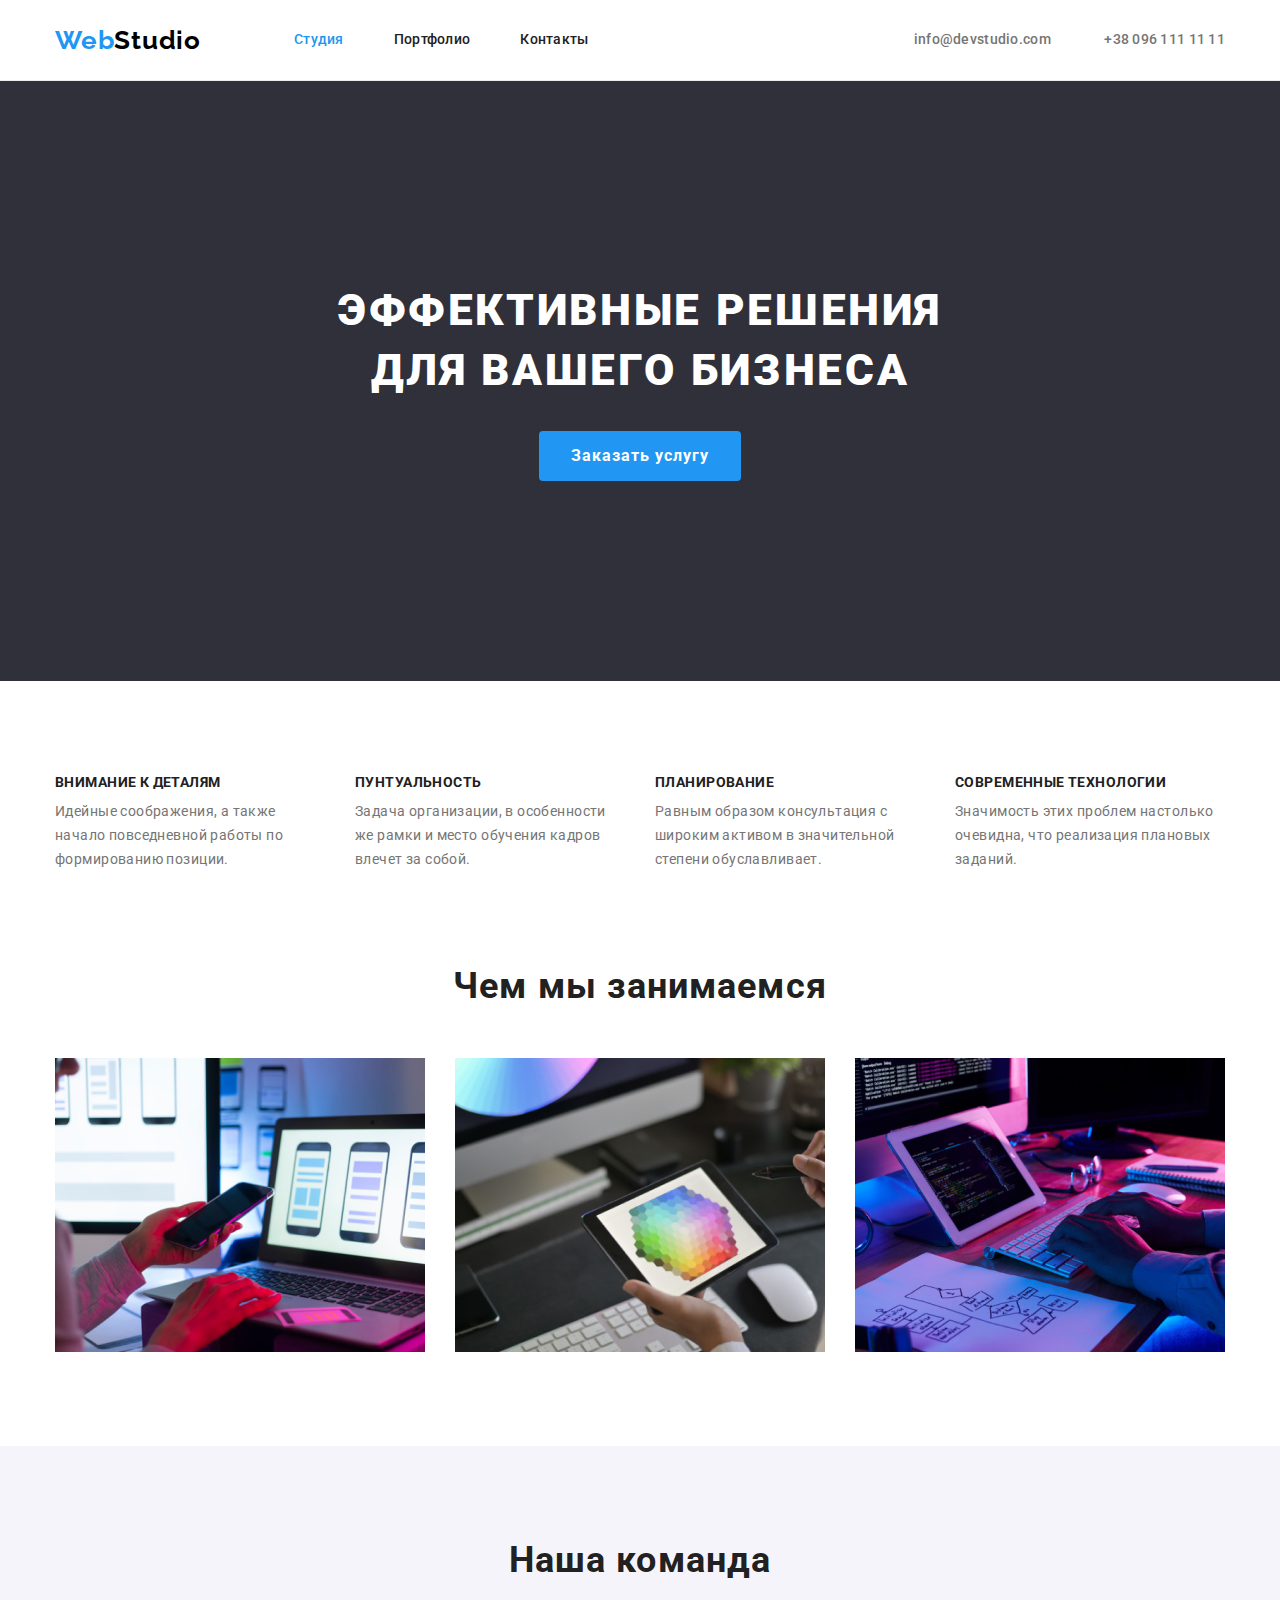
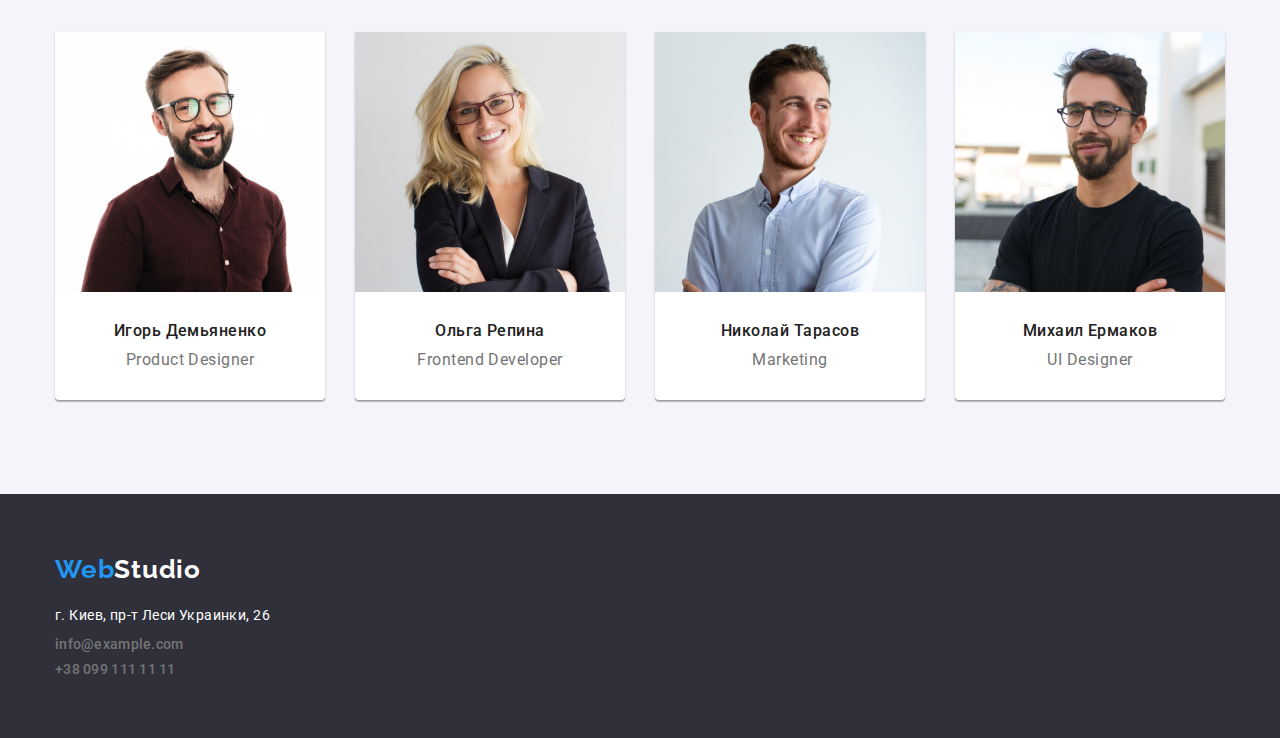
<file: index.html>
<!DOCTYPE html>
<html lang="ru">
<head>
    <meta charset="UTF-8">
    <meta name="viewport" content="width=device-width, initial-scale=1.0">
    <title>WebStudio</title>
    <link rel="preconnect" href="https://fonts.gstatic.com">
    <link rel="stylesheet" href="https://cdnjs.cloudflare.com/ajax/libs/modern-normalize/1.0.0/modern-normalize.min.css">
    <link rel="stylesheet" href="./css/normalize.css">
    <link href="https://fonts.googleapis.com/css2?family=Raleway:wght@700&family=Roboto:wght@400;500;700;900&display=swap" rel="stylesheet">
    <link rel="stylesheet" href="./css/style.css">
</head>
<body>
    <header>
        <div class="attic container">
            <nav class="main-nav">
                <div class="logo">
                    <a href="./index.html" class="logo">
                        <span class="logo-left">Web</span><span class="logo-right-up">Studio</span>
                    </a>
                </div>
                <ul class="site-nav list">
                    <li class="item">
                        <a href="./index.html" class="link current">Студия</a>
                    </li>
                    <li class="item">
                        <a href="./portfolio.html" class="link">Портфолио</a>
                    </li>
                    <li class="item">
                        <a href="#" class="link">Контакты</a>
                    </li>
                </ul>
            </nav>
            <address class="contacts">
                <a href="mailto:info@devstudio.com" class="link">info@devstudio.com</a>
                <a href="tel:+380961111111" class="link">+38 096 111 11 11</a>
            </address>
        </div>
    </header>
    <main>
        <section class="hero">
            <div class="hero-content ">
                <h1 class="hero-title">Эффективные решения<br> для вашего бизнеса</h1>
                <a href="#" class="button">Заказать услугу</a>
            </div>
        </section>
        <section class="preferences">
            <!-- <h2>Преимущества</h2> -->
            <div class="container">
                <ul class="preferences-list list">
                    <li class="list-item">
                        <h3 class="preferences-title">внимание к деталям</h3>
                        <p>Идейные соображения, а также начало повседневной работы по формированию позиции.</p>
                    </li>
                    <li class="list-item">
                        <h3 class="preferences-title">пунтуальность</h3>
                        <p>Задача организации, в особенности же рамки и место обучения кадров влечет за собой.</p>
                    </li>
                    <li class="list-item">
                        <h3 class="preferences-title">планирование</h3>
                        <p>Равным образом консультация с широким активом в значительной степени обуславливает.</p>
                    </li>
                    <li class="list-item">
                        <h3 class="preferences-title">современные технологии</h3>
                        <p>Значимость этих проблем настолько очевидна, что реализация плановых заданий.</p>
                    </li>
                </ul>
            </div>
        </section>
        <section class="presentation">
            <div class="container">
                <h2 class="title-h2">Чем мы занимаемся</h2>
                <ul class="examples list">
                    <li class="examples-item"><img class="card-img" src="./images/Адапптируем.png" width="370" alt="Адаптируем"></li>
                    <li class="examples-item"><img class="card-img" src="./images/Дизайн.png" width="370" alt="Дизайн"></li>
                    <li class="examples-item"><img class="card-img" src="./images/Программируем.png" width="370" alt="Программируем"></li>
                </ul>
            </div>
        </section>
        <section class="team">
            <h2 class="title-h2">Наша команда</h2>
            <div class="container">
                <ul class="team-list list">
                    <li class="member">
                        <img class="card-img" src="./images/Игорь.jpg" width="270" alt="Игорь Демьяненко">
                        <div class="member-info">
                            <h3>Игорь Демьяненко</h3>
                            <p class="profession">Product Designer</p>
                        </div>
                    </li>
                    <li class="member">
                        <img class="card-img" src="./images/Ольга.jpg" width="270" alt="Ольга Репина">
                        <div class="member-info">
                            <h3>Ольга Репина</h3>
                            <p class="profession">Frontend Developer</p>
                        </div>
                    </li>
                    <li class="member">
                        <img class="card-img" src="./images/Николай.jpg" width="270" alt="Николай Тарасов">
                        <div class="member-info">
                            <h3>Николай Тарасов</h3>
                            <p class="profession">Marketing</p>
                        </div>
                    </li>
                    <li class="member">
                        <img class="card-img" src="./images/Михаил.jpg" width="270" alt="Михаил Ермаков">
                        <div class="member-info">
                            <h3>Михаил Ермаков</h3>
                            <p class="profession">UI Designer</p>
                        </div>
                    </li>
                </ul>
            </div>
        </section>
    </main>
    <footer class="basement">
        <div class="container">
            <a href="./index.html" class="logo">
                <span class="logo-left">Web</span><span class="logo-right-down">Studio</span>
            </a>
            <address class="contacts-bottom">
                <a href="#" class="address">г. Киев, пр-т Леси Украинки, 26</a>
                <a href="mailto:info@example.com" class="link">info@example.com</a>
                <a href="tel:+380991111111" class="link">+38 099 111 11 11</a>
            </address>
        </div>
    </footer>
</body>
</html>
</file>
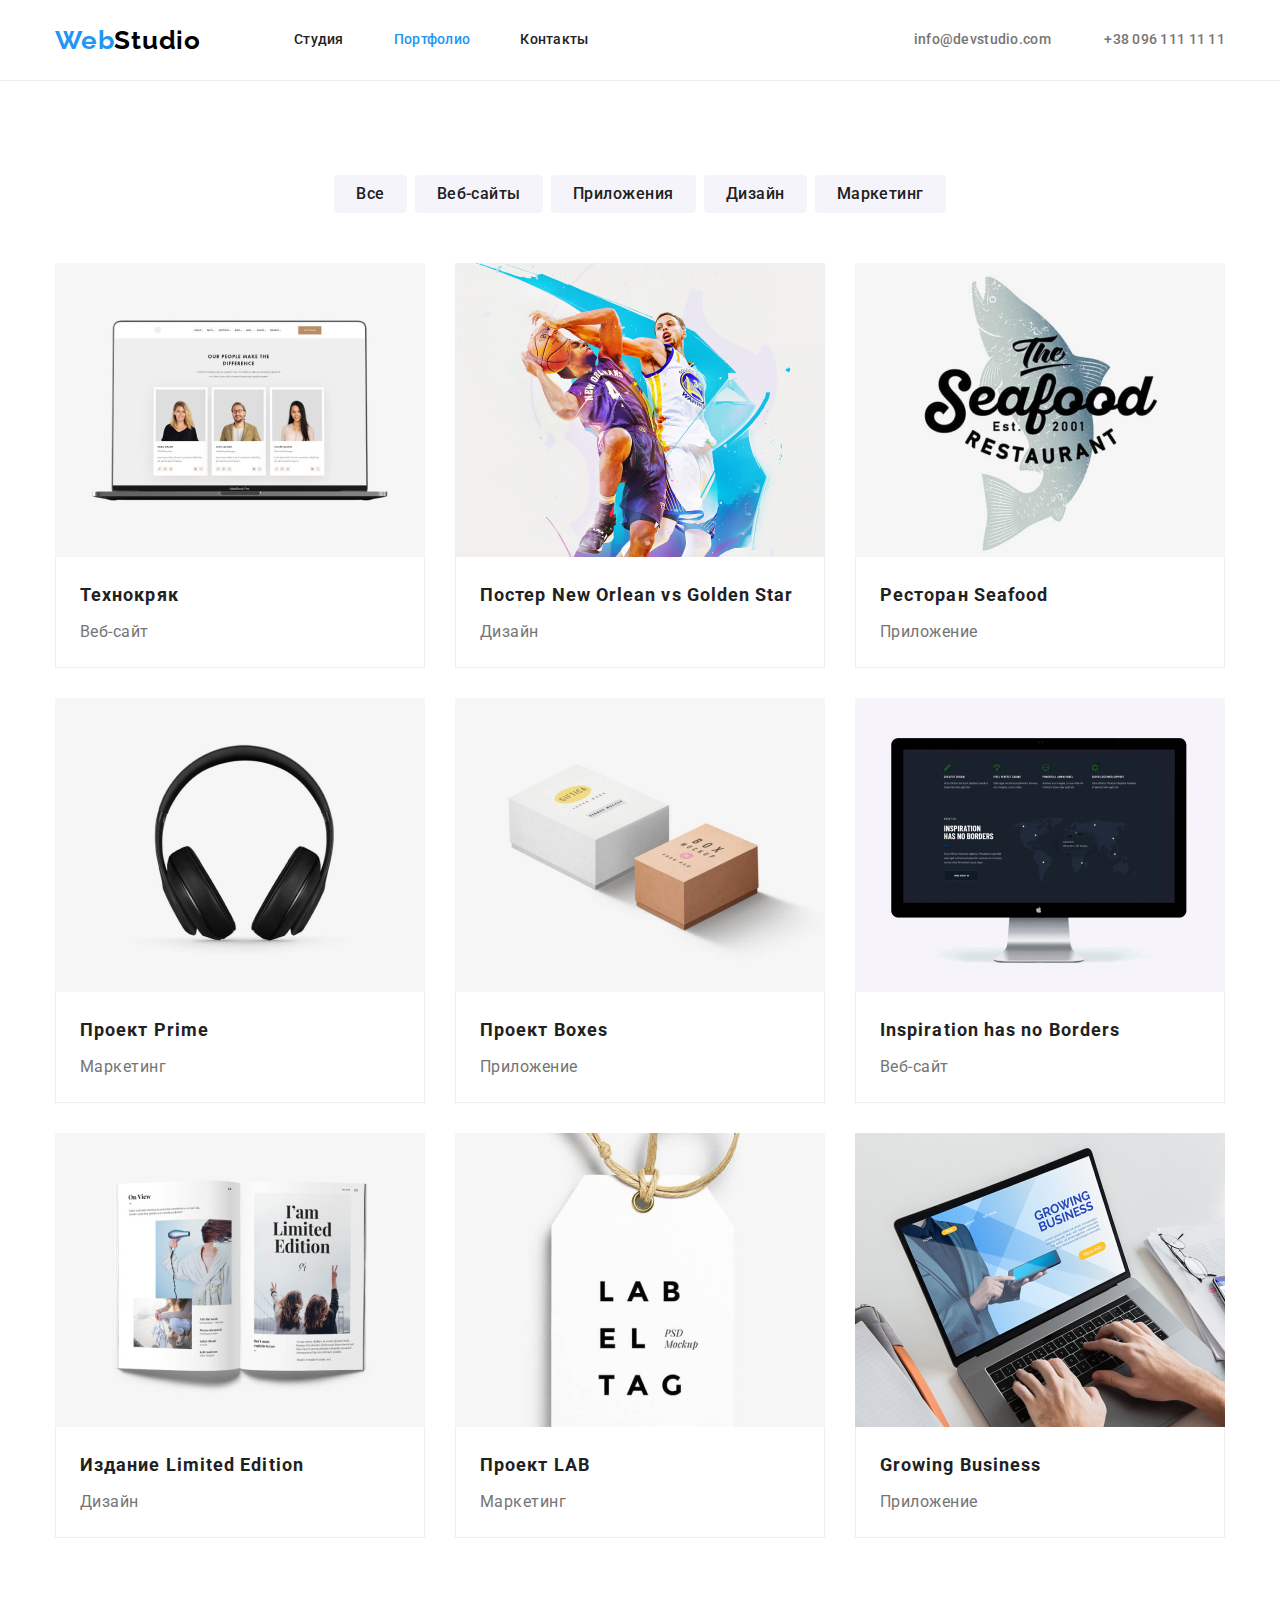
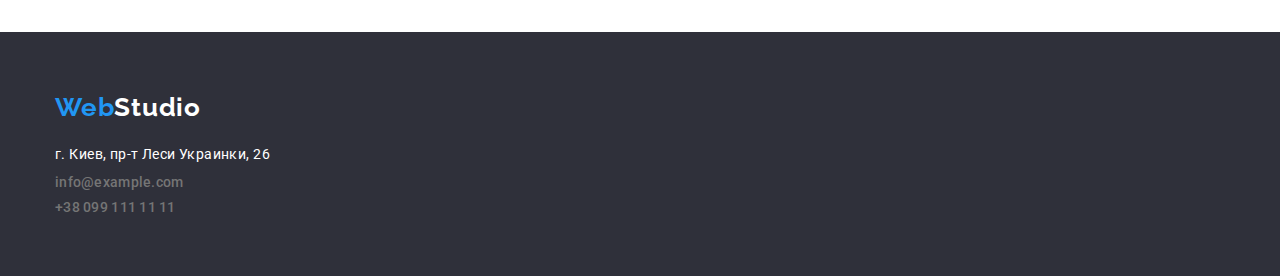
<file: portfolio.html>
<!DOCTYPE html>
<html lang="ru">
<head>
    <meta charset="UTF-8">
    <meta name="viewport" content="width=device-width, initial-scale=1.0">
    <title>WebStudio</title>
    <link rel="preconnect" href="https://fonts.gstatic.com">
    <link rel="stylesheet" href="https://cdnjs.cloudflare.com/ajax/libs/modern-normalize/1.0.0/modern-normalize.min.css">
    <link rel="stylesheet" href="./css/normalize.css">
    <link href="https://fonts.googleapis.com/css2?family=Raleway:wght@700&family=Roboto:wght@400;500;700;900&display=swap" rel="stylesheet">
    <link rel="stylesheet" href="./css/style.css">
</head>
<body>
    <header>
        <div class="attic container">
            <nav class="main-nav">
                <div class="logo">
                    <a href="./index.html" class="logo">
                        <span class="logo-left">Web</span><span class="logo-right-up">Studio</span>
                    </a>
                </div>
                <ul class="site-nav list">
                    <li class="item">
                        <a href="./index.html" class="link">Студия</a>
                    </li>
                    <li class="item">
                        <a href="./portfolio.html" class="link current">Портфолио</a>
                    </li>
                    <li class="item">
                        <a href="#" class="link">Контакты</a>
                    </li>
                </ul>
            </nav>
            <address class="contacts">
                <a href="mailto:info@devstudio.com" class="link">info@devstudio.com</a>
                <a href="tel:+380961111111" class="link">+38 096 111 11 11</a>
            </address>
        </div>
    </header>
    <main>
        <section class="portfolio">
            <div class="container">
                <ul class="filter list">
                    <li class="filter-item">
                        <button class="condition">Все</button>
                    </li>
                    <li class="filter-item">
                        <button class="condition">Веб-сайты</button>
                    </li>
                    <li class="filter-item">
                        <button class="condition">Приложения</button>
                    </li>
                    <li class="filter-item">
                        <button class="condition">Дизайн</button>
                    </li>
                    <li class="filter-item">
                        <button class="condition">Маркетинг</button>
                    </li>
                </ul>
                <ul class="projects list">
                    <li class="projects-item">
                        <a href="#">
                            <img class="card-img" src="./images/Portfolio/Технокряк.jpg" width="370" alt="Веб-сайт">
                            <div class="project-info">
                                <h3 class="project-name">Технокряк</h3>
                                <p class="project-type">Веб-сайт</p>
                            </div>
                        </a>
                    </li>
                    <li class="projects-item">
                        <a href="#">
                            <img class="card-img" src="./images/Portfolio/Постер-New-Orlean-vs-Golden-Star.jpg" width="370" alt="Дизайн">
                            <div class="project-info">
                                <h3 class="project-name">Постер New Orlean vs Golden Star</h3>
                                <p class="project-type">Дизайн</p>
                            </div>
                        </a>
                    </li>
                    <li class="projects-item">
                        <a href="#">
                            <img class="card-img" src="./images/Portfolio/Ресторан-Seafood.jpg" width="370" alt="Приложение">
                            <div class="project-info">
                                <h3 class="project-name">Ресторан Seafood</h3>
                                <p class="project-type">Приложение</p>
                            </div>
                        </a>
                    </li>
                    <li class="projects-item">
                        <a href="#">
                            <img class="card-img" src="./images/Portfolio/Проект-Prime.jpg" width="370" alt="Маркетинг">
                            <div class="project-info">
                                <h3 class="project-name">Проект Prime</h3>
                                <p class="project-type">Маркетинг</p>
                            </div>
                        </a>
                    </li>
                    <li class="projects-item">
                        <a href="#">
                            <img class="card-img" src="./images/Portfolio/Проект-Boxes.jpg" width="370" alt="Приложение">
                            <div class="project-info">
                                <h3 class="project-name">Проект Boxes</h3>
                                <p class="project-type">Приложение</p>
                            </div></a>
                    </li>
                    <li class="projects-item">
                        <a href="#">
                            <img class="card-img" src="./images/Portfolio/Inspiration-has-no-borders.jpg" width="370" alt="Веб-сайт">
                            <div class="project-info">
                                <h3 class="project-name">Inspiration has no Borders</h3>
                                <p class="project-type">Веб-сайт</p>
                            </div>
                        </a>
                    </li>
                    <li class="projects-item">
                        <a href="#">
                            <img class="card-img" src="./images/Portfolio/Издание-Limited-edition.jpg" width="370" alt="Дизайн">
                            <div class="project-info">
                                <h3 class="project-name">Издание Limited Edition</h3>
                                <p class="project-type">Дизайн</p>
                            </div>
                        </a>
                    </li>
                    <li class="projects-item">
                        <a href="#">
                            <img class="card-img" src="./images/Portfolio/Проект-LAB.jpg" width="370" alt="Маркетинг">
                            <div class="project-info">
                                <h3 class="project-name">Проект LAB</h3>
                                <p class="project-type">Маркетинг</p>
                            </div>
                        </a>
                    </li>
                    <li class="projects-item">
                        <a href="#">
                            <img class="card-img" src="./images/Portfolio/Growing-business.jpg" width="370" alt="Приложение">
                            <div class="project-info">
                                <h3 class="project-name">Growing Business</h3>
                                <p class="project-type">Приложение</p>
                            </div>
                        </a>
                    </li>
                </ul>
            </div>
        </section>
    </main>
    <footer class="basement">
        <div class="container">
            <a href="./index.html" class="logo">
                <span class="logo-left">Web</span><span class="logo-right-down">Studio</span>
            </a>
            <address class="contacts-bottom">
                <a href="#" class="address">г. Киев, пр-т Леси Украинки, 26</a>
                <a href="mailto:info@example.com" class="link">info@example.com</a>
                <a href="tel:+380991111111" class="link">+38 099 111 11 11</a>
            </address>
        </div>
    </footer>
</body>
</html>
</file>
<file: css/style.css>
*,
*::before,
*::after {
  box-sizing: border-box;
}

a {
  text-decoration: none;
}

address {
  font-style: normal;
}

p {
  margin: 0;
}

h3 {
  margin: 0;
}

.list {
  padding: 0;
  margin: 0;
  list-style: none;
}

.container {
  margin-left: auto;
  margin-right: auto;
  width: 1200px;
  padding-left: 15px;
  padding-right: 15px;
}

.card-img {
  display: block;
}

:root {
  --primary-bg-color: #ffffff;
  --secondary-bg-color: #2f303a;
  --another-bg-color: #f5f4fa;
  --primary-text-color: #757575;
  --secondary-text-color: #212121;
  --accent-text-color: #2196f3;
  --studio-text-color: #000000;
  --border-color-header: #ececec;
  --border-color-projects: #eeeeee;
}

body {
  background-color: var(--primary-bg-color);
  color: var(--primary-text-color);

  font-family: "Roboto", sans-serif;
  margin: 0;
  font-size: 14px;
  line-height: 1.71;
  letter-spacing: 0.03em;
}

/* Logo */

.logo {
  font-family: "Raleway", sans-serif;
  font-weight: 700;
  font-size: 26px;
  line-height: 1.19;
  letter-spacing: 0.03em;
}

.logo-left {
  color: var(--accent-text-color);
}

.logo-right-up {
  color: var(--studio-text-color);
}

.logo-right-down {
  color: var(--primary-bg-color);
}

/* Site nav */

header {
  border-bottom: 1px solid var(--border-color-header);
}

.attic {
  display: flex;
  align-items: center;
}

.site-nav {
  display: flex;
  align-items: center;
  margin-left: 93px;
}

.main-nav {
  display: flex;
  align-items: center;
}

.site-nav .link {
  color: var(--secondary-text-color);
  font-weight: 500;
  font-size: 14px;
  line-height: 1.14;
  letter-spacing: 0.02em;

  display: block;
  padding-top: 32px;
  padding-bottom: 32px;
}

.site-nav .item + .item {
  margin-left: 50px;
}

.link:hover,
.link:focus {
  color: var(--accent-text-color);
}

.site-nav .link.current {
  color: var(--accent-text-color);
}

.contacts {
  margin-left: auto;
}

.contacts .link,
.contacts-bottom .link {
  color: var(--primary-text-color);
  font-weight: 500;
  font-size: 14px;
  line-height: 1.14;
  letter-spacing: 0.02em;
}

.contacts .link:nth-child(2n) {
  margin-left: 50px;
}

.contacts .link:hover,
.contacts .link:focus,
.contacts-bottom .link:hover,
.contacts-bottom .link:focus {
  color: var(--accent-text-color);
}

/* Hero */

.hero {
  background-color: var(--secondary-bg-color);
}

.hero-title {
  margin-top: 0;
  margin-bottom: 30px;

  color: var(--primary-bg-color);
  font-weight: 900;
  font-size: 44px;
  line-height: 1.36;

  letter-spacing: 0.06em;
  text-transform: uppercase;
}

.hero-content {
  text-align: center;
  padding-top: 200px;
  padding-bottom: 200px;
}

.button {
  background-color: var(--accent-text-color);
  color: var(--primary-bg-color);
  display: inline-block;
  text-align: center;
  padding: 10px 32px;
  border-radius: 4px;

  font-weight: 700;
  font-size: 16px;
  line-height: 1.87;
  letter-spacing: 0.06em;
}

/* Preferences */

.preferences-list {
  display: flex;
}

.preferences-title {
  margin-top: 0;
  margin-bottom: 10px;
  color: var(--secondary-text-color);
  font-weight: 700;
  font-size: 14px;
  line-height: 1.14;
  letter-spacing: 0.03em;
  text-transform: uppercase;
}

.preferences {
  padding-top: 94px;
  padding-bottom: 94px;
}

.list-item {
  margin-top: 0;
  width: 270px;
}

.list-item + .list-item {
  margin-left: 30px;
}

/* Presentation */

.presentation .title-h2,
.team .title-h2 {
  color: var(--secondary-text-color);
  font-weight: 700;
  font-size: 36px;
  line-height: 1.16;
  text-align: center;
  letter-spacing: 0.03em;
  margin-top: 0;
  margin-bottom: 50px;
}

.examples {
  display: flex;
}

.examples-item {
  width: calc(100% - 60px / 3);
}

.examples-item + .examples-item {
  margin-left: 30px;
}

.presentation {
  padding-bottom: 94px;
}

/* Team */

.team {
  background-color: var(--another-bg-color);
  padding-top: 94px;
  padding-bottom: 94px;
}

.team-list {
  display: flex;
}

.member-info {
  padding-top: 30px;
  padding-bottom: 30px;
}

.member {
  text-align: center;
  background-color: var(--primary-bg-color);
  box-shadow: 0px 1px 3px rgba(0, 0, 0, 0.12), 0px 1px 1px rgba(0, 0, 0, 0.14),
    0px 2px 1px rgba(0, 0, 0, 0.2);
  border-radius: 0px 0px 4px 4px;
}

.member + .member {
  margin-left: 30px;
}

.member h3 {
  color: var(--secondary-text-color);
  font-weight: 500;
  font-size: 16px;
  line-height: 1.18;
  letter-spacing: 0.03em;
  margin-bottom: 10px;
}

.profession {
  font-weight: 400;
  font-size: 16px;
  line-height: 1.18;
  letter-spacing: 0.03em;
}

/* Footer */

.basement {
  background-color: var(--secondary-bg-color);
  padding-top: 60px;
  padding-bottom: 60px;
}

.address {
  color: var(--primary-bg-color);
  font-weight: 400;
  font-size: 14px;
  line-height: 1.71;
  letter-spacing: 0.03em;
}

.address:hover,
.address:focus {
  color: var(--accent-text-color);
}

.contacts-bottom {
  display: flex;
  flex-direction: column;
}

.contacts-bottom .link {
  margin-top: 9px;
}

.basement .logo {
  display: block;
  margin-bottom: 20px;
}

/* Portfolio */

.portfolio {
  padding-top: 94px;
  padding-bottom: 94px;
}

/* Filter */

.condition {
  background-color: var(--another-bg-color);
  border-style: none;
  border-radius: 4px;
  font-family: "Roboto", sans-serif;
  color: var(--secondary-text-color);
  font-weight: 500;
  font-size: 16px;
  line-height: 1.62;
  letter-spacing: 0.03em;
  padding: 6px 22px;
}

.condition:hover,
.condition:focus {
  background-color: var(--accent-text-color);
  color: var(--primary-bg-color);
}

.filter {
  display: flex;
  justify-content: center;
  margin-bottom: 50px;
}

.filter-item + .filter-item {
  margin-left: 8px;
}

/* Projects */

.project-info {
  padding: 20px 24px;
  border-right: 1px solid var(--border-color-projects);
  border-bottom: 1px solid var(--border-color-projects);
  border-left: 1px solid var(--border-color-projects);
}

.project-name {
  color: var(--secondary-text-color);
  font-weight: 700;
  font-size: 18px;
  line-height: 2;
  letter-spacing: 0.06em;
  margin-bottom: 4px;
}

.project-type {
  color: var(--primary-text-color);
  font-weight: 400;
  font-size: 16px;
  line-height: 1.87;
  letter-spacing: 0.03em;
}

.projects {
  display: flex;
  flex-wrap: wrap;
}

.projects-item:not(:nth-child(3n)) {
  margin-right: 30px;
}

.projects-item:not(:nth-last-child(-n + 3)) {
  margin-bottom: 30px;
}

.projects-item a {
  display: block;
}
</file>
